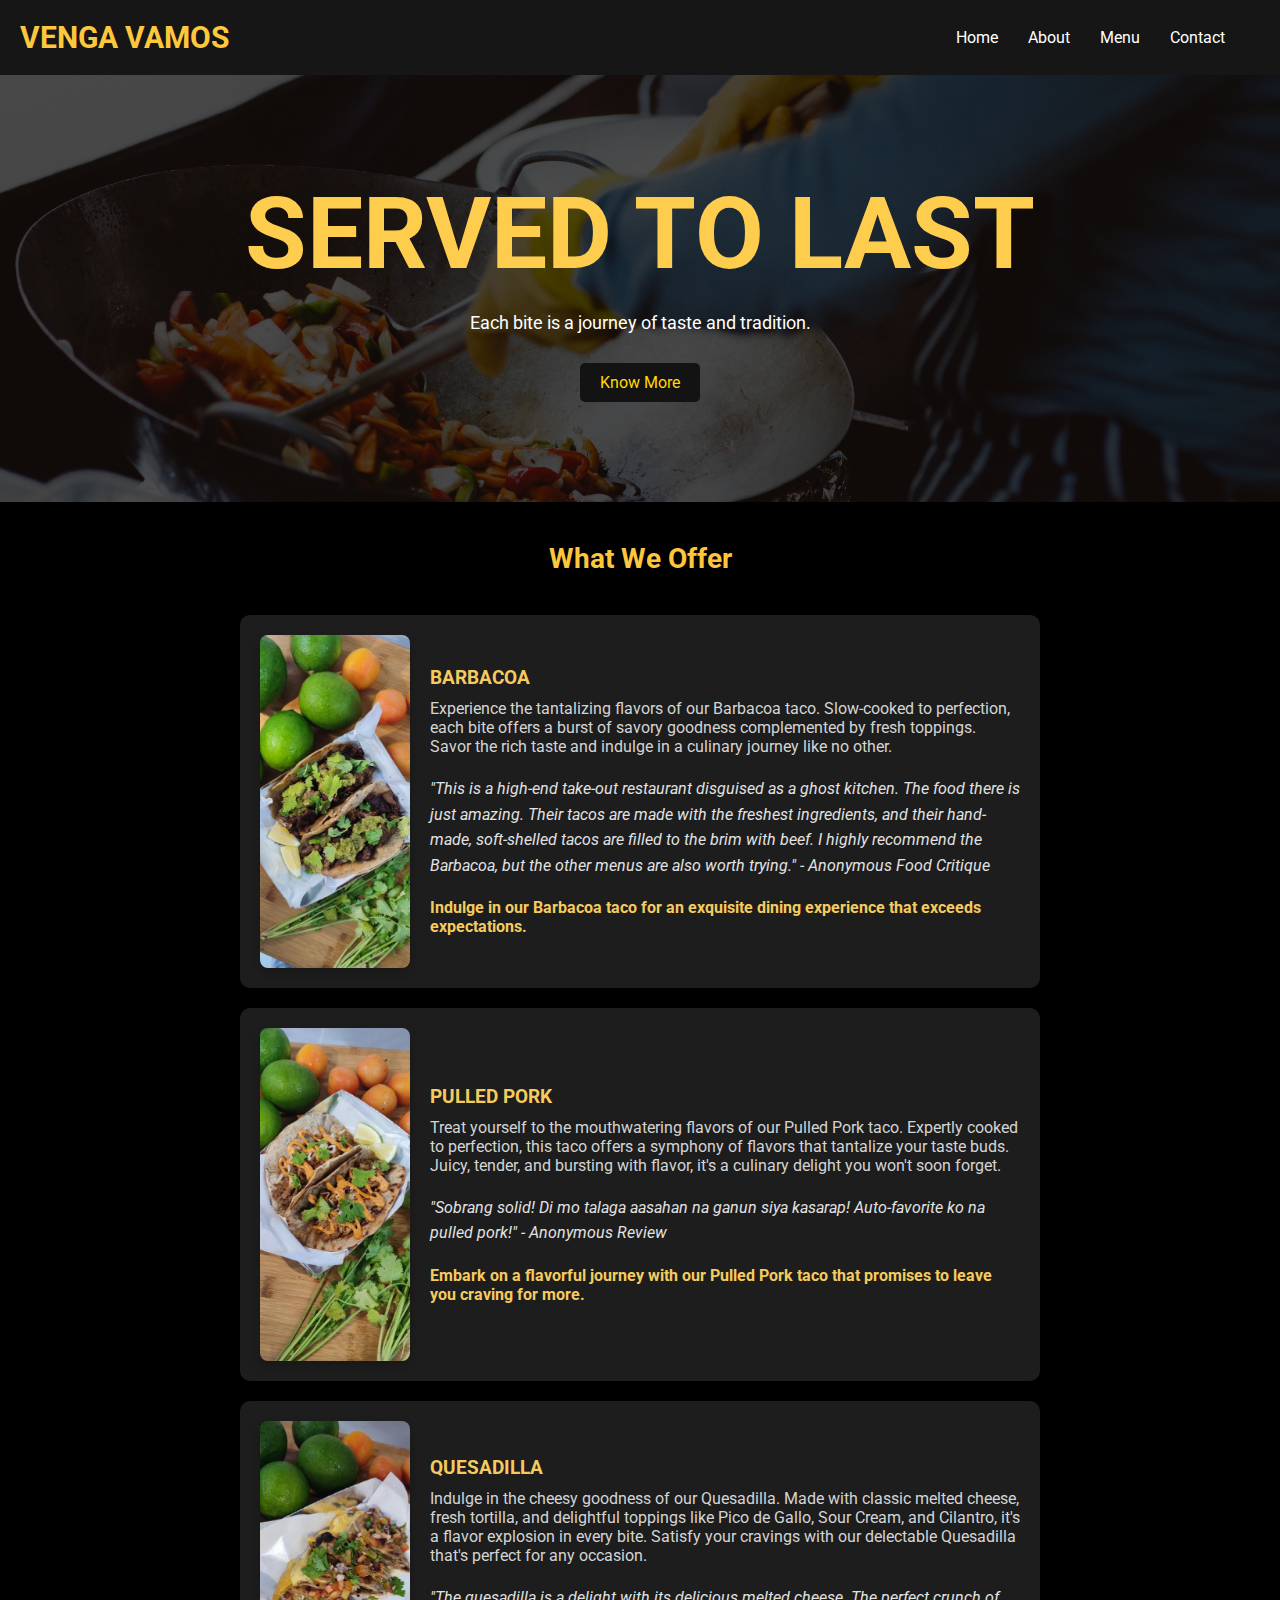
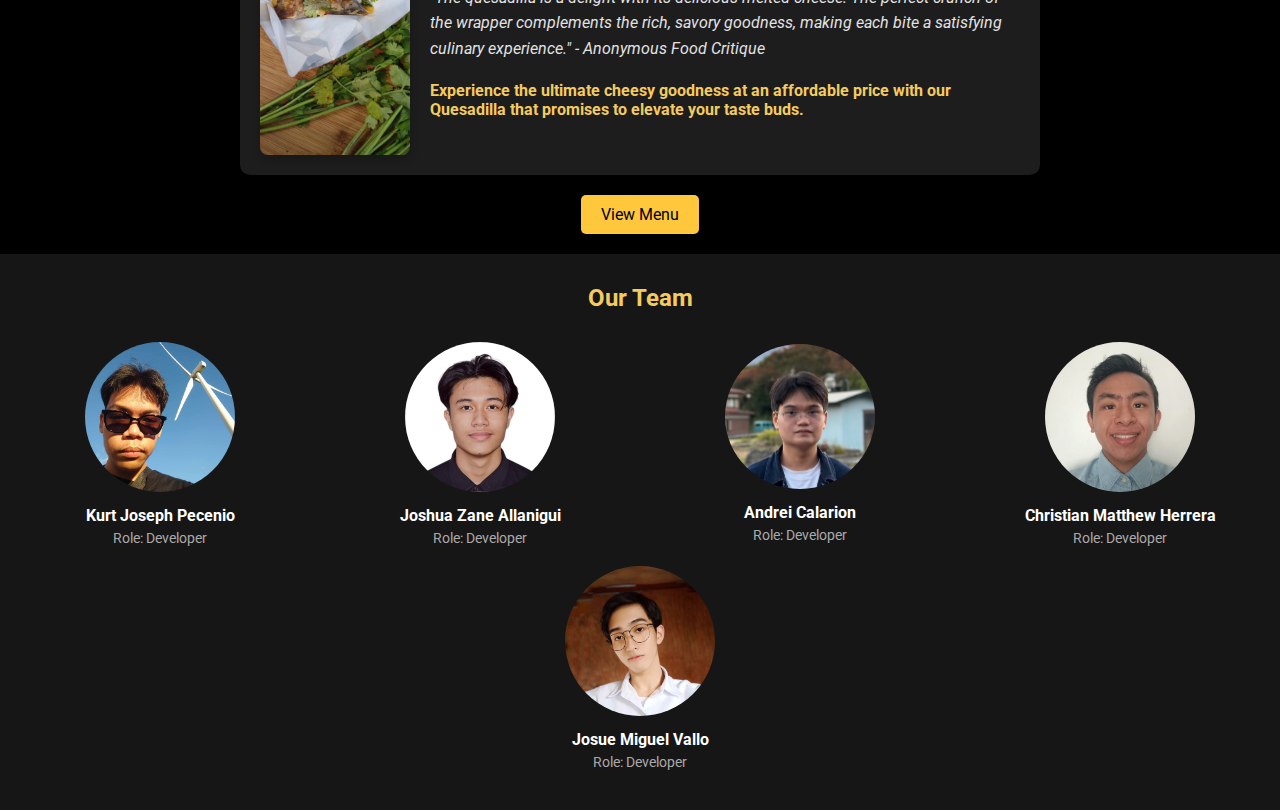
<file: index.html>
<!DOCTYPE html>
<html lang="en">
<head>
  <meta charset="UTF-8">
  <meta name="viewport" content="width=device-width, initial-scale=1.0">
  <title>VENGA VAMOS</title>
  <link rel="stylesheet" href="styles.css">
  <link rel="stylesheet" href="https://fonts.googleapis.com/css2?family=Roboto:wght@400;700&display=swap">
  <link rel="icon" type="image/png" href="assets/favicon.png">
</head>
<body>

<header>
  <a href="index.html" class="brand"><b>VENGA VAMOS</b></a>
  <div class="menu-btn">
    <div class="btn-line"></div>
    <div class="btn-line"></div>
    <div class="btn-line"></div>
  </div>
  <div class="navigation">
    <div class="navigation-items">
      <a href="index.html">Home</a>
      <a href="about.html">About</a>
      <a href="menu.html">Menu</a>
      <a href="contact.html">Contact</a>
    </div>
  </div>
</header>

<div class="landing-section">
  <h1>SERVED TO LAST</h1>
  <p>Each bite is a journey of taste and tradition.</p>
  <a href="about.html" class="btn">Know More</a>
</div>

<h2 class="testimonial-heading">What We Offer</h2>

<div class="testimonial">
  <div class="testimonial-content">
    <img src="assets/Barbacoa Taco.jpg" alt="Barbacoa Taco">
    <div class="testimonial-text">
      <h3>BARBACOA</h3>
      <p class="testimonial-description">Experience the tantalizing flavors of our Barbacoa taco. Slow-cooked to perfection, each bite offers a burst of savory goodness complemented by fresh toppings. Savor the rich taste and indulge in a culinary journey like no other.</p>
      <blockquote class="testimonial-review">
        <p>"This is a high-end take-out restaurant disguised as a ghost kitchen. The food there is just amazing. Their tacos are made with the freshest ingredients, and their hand-made, soft-shelled tacos are filled to the brim with beef. I highly recommend the Barbacoa, but the other menus are also worth trying." - Anonymous Food Critique</p>
      </blockquote>
      <p class="testimonial-reason">Indulge in our Barbacoa taco for an exquisite dining experience that exceeds expectations.</p>
    </div>
  </div>
</div>

<!-- Placeholder for pic2 -->
<div class="testimonial">
  <div class="testimonial-content">
    <img src="assets/Pulled Pork Taco.jpg" alt="Pulled Pork Taco">
    <div class="testimonial-text">
      <h3>PULLED PORK</h3>
      <p class="testimonial-description">Treat yourself to the mouthwatering flavors of our Pulled Pork taco. Expertly cooked to perfection, this taco offers a symphony of flavors that tantalize your taste buds. Juicy, tender, and bursting with flavor, it's a culinary delight you won't soon forget.</p>
      <blockquote class="testimonial-review">
        <p>"Sobrang solid! Di mo talaga aasahan na ganun siya kasarap! Auto-favorite ko na pulled pork!" - Anonymous Review</p>
      </blockquote>
      <p class="testimonial-reason">Embark on a flavorful journey with our Pulled Pork taco that promises to leave you craving for more.</p>
    </div>
  </div>
</div>

<!-- Placeholder for pic3 -->
<div class="testimonial">
  <div class="testimonial-content">
    <img src="assets/Quesadilla.jpg" alt="Quesadilla">
    <div class="testimonial-text">
      <h3>QUESADILLA</h3>
      <p class="testimonial-description">Indulge in the cheesy goodness of our Quesadilla. Made with classic melted cheese, fresh tortilla, and delightful toppings like Pico de Gallo, Sour Cream, and Cilantro, it's a flavor explosion in every bite. Satisfy your cravings with our delectable Quesadilla that's perfect for any occasion.</p>
      <blockquote class="testimonial-review">
        <p>"The quesadilla is a delight with its delicious melted cheese. The perfect crunch of the wrapper complements the rich, savory goodness, making each bite a satisfying culinary experience." - Anonymous Food Critique</p>
      </blockquote>
      <p class="testimonial-reason">Experience the ultimate cheesy goodness at an affordable price with our Quesadilla that promises to elevate your taste buds.</p>
    </div>
  </div>
</div>

<a href="menu.html" class="view-menu-btn">View Menu</a>

<!-- Group Members Section -->
<section class="group-members">
  <h2>Our Team</h2>
  <div class="members-row">
    <div class="member">
      <img src="assets/member1.jpg" alt="Member 1">
      <h3>Kurt Joseph Pecenio</h3>
      <p>Role: Developer</p>
    </div>
    <div class="member">
      <img src="assets/member2.jpg" alt="Member 2">
      <h3>Joshua Zane Allanigui</h3>
      <p>Role: Developer</p>
    </div>
    <div class="member">
      <img src="assets/member3.png" alt="Member 2">
      <h3>Andrei Calarion</h3>
      <p>Role: Developer</p>
    </div>
    <div class="member">
      <img src="assets/member4.jpg" alt="Member 2">
      <h3>Christian Matthew Herrera</h3>
      <p>Role: Developer</p>
    </div>
    <div class="member">
      <img src="assets/member5.jpg" alt="Member 2">
      <h3>Josue Miguel Vallo</h3>
      <p>Role: Developer</p>
    </div>
  </div>
</section>

<script>
  document.addEventListener("DOMContentLoaded", function() {
    const menuBtn = document.querySelector(".menu-btn");
    const navigation = document.querySelector(".navigation-items");
  
    menuBtn.addEventListener("click", function() {
      navigation.classList.toggle("active");
    });
  });
  </script>
  </body>
</html>
</file>
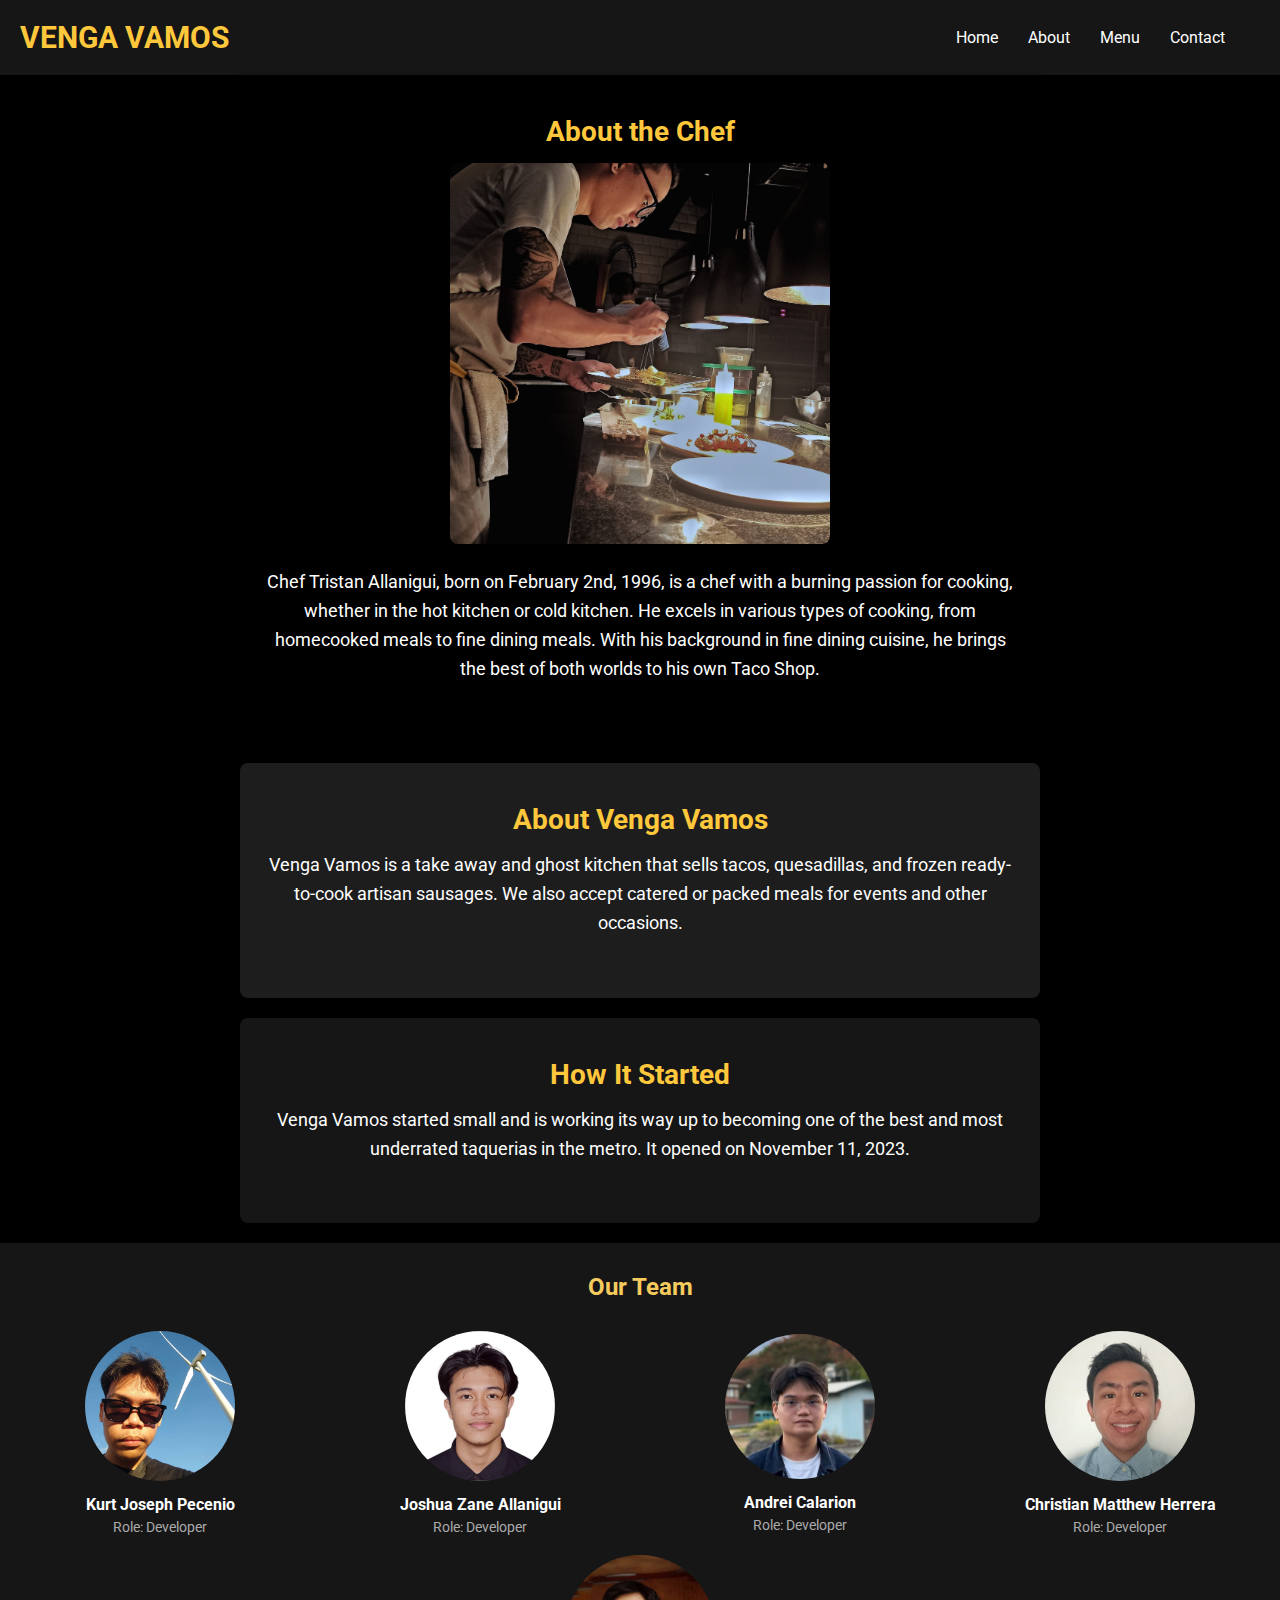
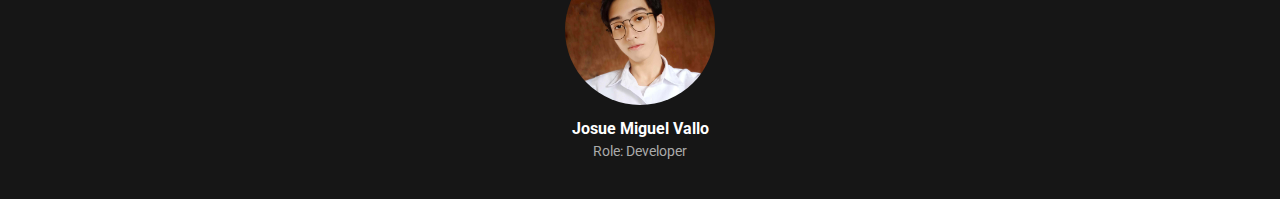
<file: about.html>
<!DOCTYPE html>
<html lang="en">
<head>
    <meta charset="UTF-8">
    <meta name="viewport" content="width=device-width, initial-scale=1.0">
    <title>About</title>
    <link rel="stylesheet" href="styles.css">
    <link rel="stylesheet" href="https://fonts.googleapis.com/css2?family=Roboto:wght@400;700&display=swap">
    <link rel="icon" type="image/png" href="assets/favicon.png">
  </head>
<body>
    <header>
        <a href="index.html" class="brand"><b>VENGA VAMOS</b></a>
        <div class="menu-btn">
            <div class="btn-line"></div>
            <div class="btn-line"></div>
            <div class="btn-line"></div>
        </div>
        <div class="navigation">
            <div class="navigation-items">
                <a href="index.html">Home</a>
                <a href="about.html">About</a>
                <a href="menu.html">Menu</a>
                <a href="contact.html">Contact</a>
            </div>
        </div>
    </header>
    
    <!-- Responsive Navbar to -->
    <script>
        document.addEventListener("DOMContentLoaded", function() {
            const menuBtn = document.querySelector(".menu-btn");
            const navigation = document.querySelector(".navigation-items");
          
            menuBtn.addEventListener("click", function() {
                navigation.classList.toggle("active");
            });
        });
    </script>

    <!-- Content -->
    <div class="content">
        <h2>About the Chef</h2>
        <a href="menu.html"> <!-- Replace "chef_bio.html" with the actual URL you want to link to -->
            <img src="assets/TRISTAN BIOPIC.jpg" alt="Chef">
        </a>
        <p class="bio">Chef Tristan Allanigui, born on February 2nd, 1996, is a chef with a burning passion for cooking, whether in the hot kitchen or cold kitchen. He excels in various types of cooking, from homecooked meals to fine dining meals. With his background in fine dining cuisine, he brings the best of both worlds to his own Taco Shop.</p>
    </div>    
    <div class="content venga-vamos">
        <h2>About Venga Vamos</h2>
        <p class="bio">Venga Vamos is a take away and ghost kitchen that sells tacos, quesadillas, and frozen ready-to-cook artisan sausages. We also accept catered or packed meals for events and other occasions.</p>
    </div>
    
    <div class="content how-started">
        <h2>How It Started</h2>
        <p class="bio">Venga Vamos started small and is working its way up to becoming one of the best and most underrated taquerias in the metro. It opened on November 11, 2023.</p>
    </div>

    <!-- Group Members Section -->
<section class="group-members">
    <h2>Our Team</h2>
    <div class="members-row">
      <div class="member">
        <img src="assets/member1.jpg" alt="Member 1">
        <h3>Kurt Joseph Pecenio</h3>
        <p>Role: Developer</p>
      </div>
      <div class="member">
        <img src="assets/member2.jpg" alt="Member 2">
        <h3>Joshua Zane Allanigui</h3>
        <p>Role: Developer</p>
      </div>
      <div class="member">
        <img src="assets/member3.png" alt="Member 2">
        <h3>Andrei Calarion</h3>
        <p>Role: Developer</p>
      </div>
      <div class="member">
        <img src="assets/member4.jpg" alt="Member 2">
        <h3>Christian Matthew Herrera</h3>
        <p>Role: Developer</p>
      </div>
      <div class="member">
        <img src="assets/member5.jpg" alt="Member 2">
        <h3>Josue Miguel Vallo</h3>
        <p>Role: Developer</p>
      </div>
    </div>
  </section>
</body>
</html>
</file>
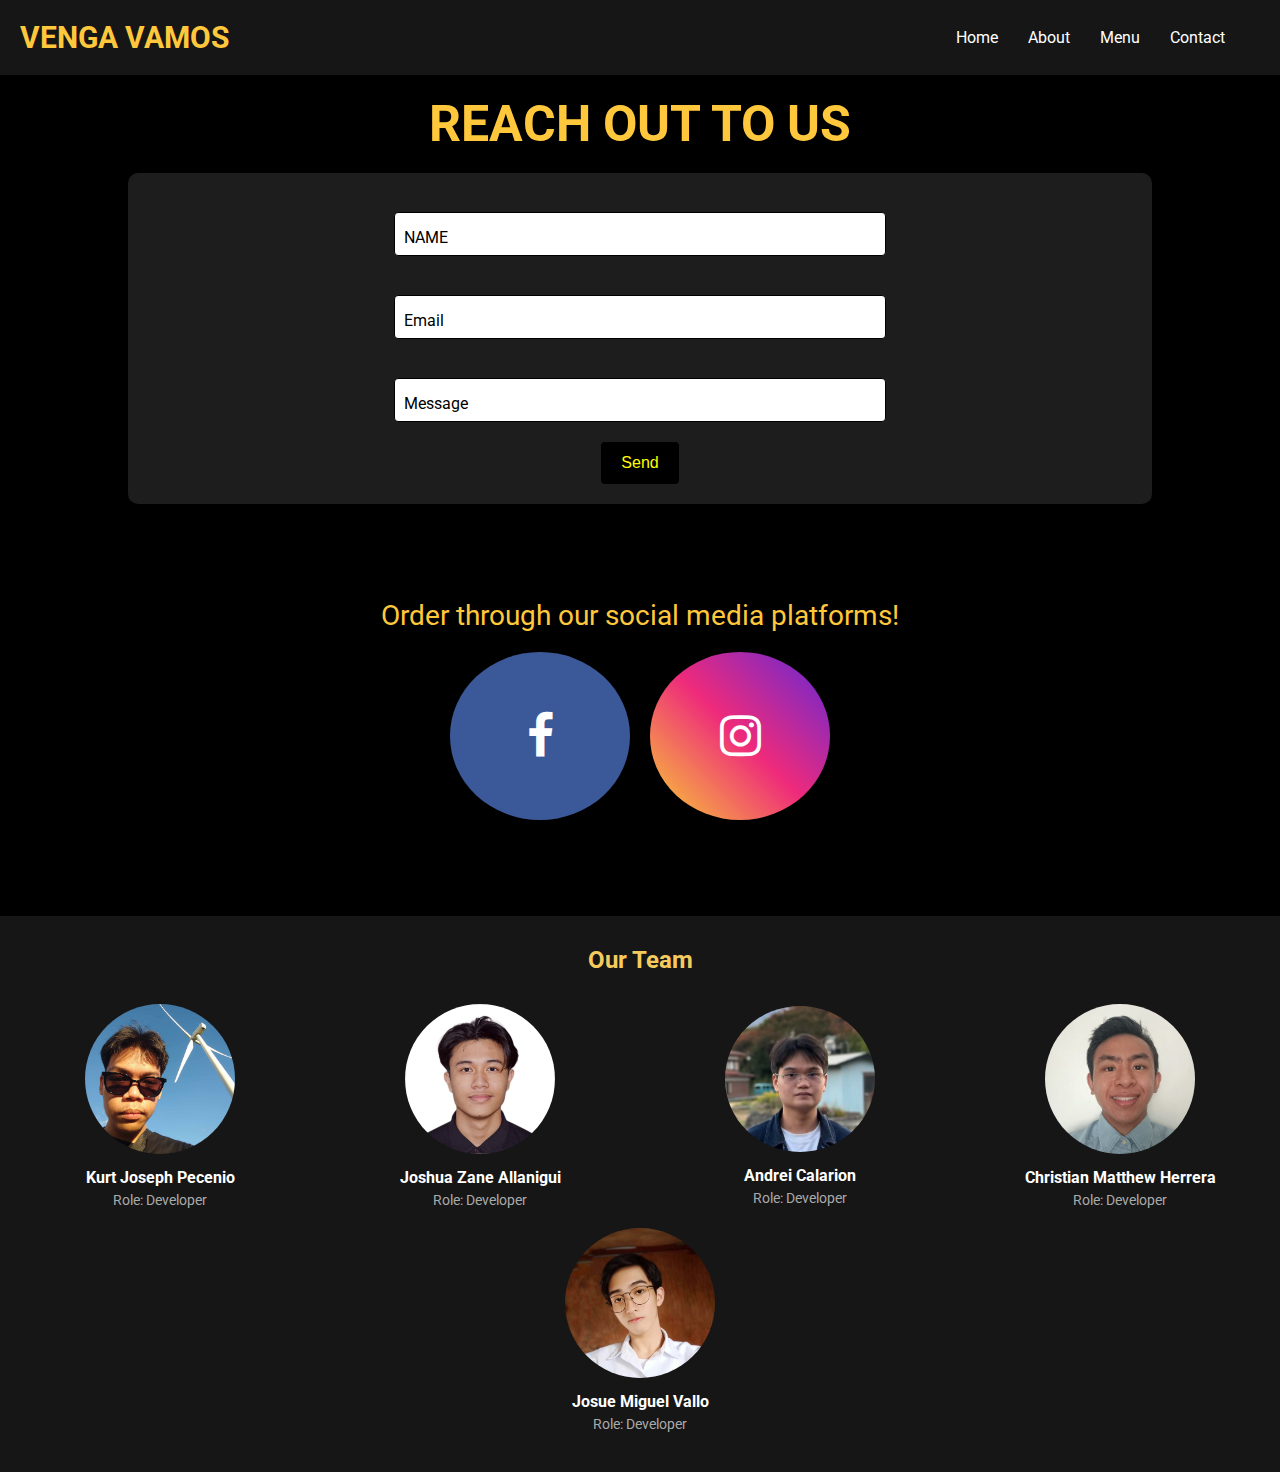
<file: contact.html>
<!DOCTYPE html>
<html lang="en">
<head>
    <meta charset="UTF-8">
    <meta name="viewport" content="width=device-width, initial-scale=1.0">
    <title>Contact</title>
    <link rel="stylesheet" href="styles.css">
    <link rel="stylesheet" href="https://fonts.googleapis.com/css2?family=Roboto:wght@400;700&display=swap">
    <link rel="stylesheet" href="https://cdnjs.cloudflare.com/ajax/libs/font-awesome/4.7.0/css/font-awesome.min.css">
    <link rel="icon" type="image/png" href="assets/favicon.png">
  </head>
<body>
    <header>
        <a href="index.html" class="brand"><b>VENGA VAMOS</b></a>
        <div class="menu-btn">
            <div class="btn-line"></div>
            <div class="btn-line"></div>
            <div class="btn-line"></div>
        </div>
        <div class="navigation">
            <div class="navigation-items">
                <a href="index.html">Home</a>
                <a href="about.html">About</a>
                <a href="menu.html">Menu</a>
                <a href="contact.html">Contact</a>
            </div>
        </div>
    </header>

    <!-- Responsive Navbar to -->
    <script>
        document.addEventListener("DOMContentLoaded", function() {
            const menuBtn = document.querySelector(".menu-btn");
            const navigation = document.querySelector(".navigation-items");
          
            menuBtn.addEventListener("click", function() {
                navigation.classList.toggle("active");
            });
        });
    </script>

    <!-- Forms -->
      <div class="contactfont"
        <br>
        <h1 style="color:#ffc83c">REACH OUT TO US</h1>
        </div>
        <form action="#" method="POST">
            <div class="user-input-wrp">
                <br/>
                <input type="text" class="inputText" required/>
                <span class="floating-label">NAME</span>
            </div>
            <div class="user-input-wrp">
                <br/>
                <input type="text" class="inputText" required/>
                <span class="floating-label">Email</span>
            </div>
            <div class="user-input-wrp">
                <br/>
                <input type="text" class="inputText" required/>
                <span class="floating-label">Message</span>
            </div>
            <div class="user-input-wrp">
                <input type="submit" class="submit-button" value="Send"/>
            </div>
        </form>
        <br>
        <br>
        <br>
        <br>
        <br>

        <!--Order Social Media Links-->
        <p class="order-text">Order through our social media platforms!</p>
        <div class="social-media-links">
            <a href="https://www.facebook.com/facebook.vengavamos" target="_blank" class="fa fa-facebook fa-3x"></a>
            <a href="https://www.instagram.com/vengavamosph/?utm_source=ig_web_button_share_sheet&igshid=OGQ5ZDc2ODk2ZA==" target="_blank" class="fa fa-instagram fa-3x"></a>
        </div>
        <br>
        <br>
        <br>
        <br>

        <!-- Group Members Section -->
<section class="group-members">
    <h2>Our Team</h2>
    <div class="members-row">
      <div class="member">
        <img src="assets/member1.jpg" alt="Member 1">
        <h3>Kurt Joseph Pecenio</h3>
        <p>Role: Developer</p>
      </div>
      <div class="member">
        <img src="assets/member2.jpg" alt="Member 2">
        <h3>Joshua Zane Allanigui</h3>
        <p>Role: Developer</p>
      </div>
      <div class="member">
        <img src="assets/member3.png" alt="Member 2">
        <h3>Andrei Calarion</h3>
        <p>Role: Developer</p>
      </div>
      <div class="member">
        <img src="assets/member4.jpg" alt="Member 2">
        <h3>Christian Matthew Herrera</h3>
        <p>Role: Developer</p>
      </div>
      <div class="member">
        <img src="assets/member5.jpg" alt="Member 2">
        <h3>Josue Miguel Vallo</h3>
        <p>Role: Developer</p>
      </div>
    </div>
  </section>
</body>
</html>
</file>
<file: styles.css>
/* Reset CSS */
* {
    margin: 0;
    padding: 0;
    box-sizing: border-box;
}

/* Body Styles */
body {
    background-color: #000000;
    font-family: 'Roboto', sans-serif;
    overflow-x: hidden;
}

/* Header Styles */
header {
    background-color: #161616;
    color: white;
    padding: 20px;
    display: flex;
    justify-content: space-between;
    align-items: center;
}

.brand {
    text-decoration: none;
    color: #ffc83c;
    font-size: 30px;
}

.menu-btn {
    display: none; 
    flex-direction: column;
    cursor: pointer;
    order: 3; 
}

.menu-btn .btn-line {
    width: 30px;
    height: 3px;
    background-color: white;
    margin: 4px 0;
    transition: transform 0.3s, opacity 0.3s; 
}

.navigation {
    display: flex;
    justify-content: center;
    align-items: center;
    margin-right: 20px;
}

.navigation-items {
    display: flex;
}

.navigation a {
    text-decoration: none;
    color: white;
    margin: 0 15px;
    transition: color 0.3s;
}

.navigation a:hover {
    color: #f5cb5e;
}

/* Landing Section Styles */
.landing-section {
    position: relative;
    text-align: center;
    padding: 100px 20px;
    color: white;
    background-image: url(assets/landing.jpg);
    background-size: cover;
    background-position: center;
}

.landing-section::before {
    content: '';
    position: absolute;
    top: 0;
    left: 0;
    width: 100%;
    height: 100%;
    background-color: rgba(0, 0, 0, 0.7);
}

.landing-section h1,
.landing-section p,
.landing-section .btn {
    position: relative; 
    z-index: 1;
}

.landing-section h1 {
    color: #ffcd4e;
    font-size: 100px;
    margin-bottom: 20px;
}

.landing-section p {
    font-size: 18px;
    margin-bottom: 30px;
}

.landing-section .btn {
    display: inline-block;
    padding: 10px 20px;
    background-color: #131313;
    color: rgb(255, 217, 0);
    text-decoration: none;
    border-radius: 5px;
    transition: background-color 0.3s, color 0.3s;
}

.landing-section .btn:hover {
    background-color: black;
    color: rgb(255, 196, 0);
}

/* Testimonial Styles */
.testimonial-heading {
    text-align: center;
    color: #fdc63b;
    font-size: 28px;
    margin-top: 40px;
    margin-bottom: 40px;
}

.testimonial {
    margin: 20px auto;
    max-width: 800px;
    background-color: #1d1d1d;
    border-radius: 10px;
    box-shadow: 0 4px 8px rgba(0, 0, 0, 0.2);
    padding: 20px;
    color: #fff;
}

.testimonial-content {
    display: flex;
    align-items: center;
}

.testimonial-content img {
    width: 100%;
    max-width: 150px; 
    margin-right: 20px;
    border-radius: 8px;
    box-shadow: 0 4px 8px rgba(0, 0, 0, 0.2);
}

.testimonial-text {
    color: #fff;
}

.testimonial-text h3 {
    color: #f5cb5e;
    margin-bottom: 10px;
}

.testimonial-description {
    margin-bottom: 20px;
    color: #d4d4d4;
}

.testimonial-review {
    color: #e2e2e2;
    font-style: italic;
    margin-bottom: 20px;
}

.testimonial-review p {
    quotes: "\\201C" "\\201D";
    font-size: 16px;
    line-height: 1.6;
}

.testimonial-reason {
    font-weight: bold;
    color: #f5cb5e;
}

/* View Menu */
.view-menu-btn {
    display: block;
    width: fit-content;
    margin: 20px auto;
    padding: 10px 20px;
    background-color: #ffc83c;
    color: black;
    text-decoration: none;
    border-radius: 5px;
    transition: background-color 0.3s, color 0.3s;
}

.view-menu-btn:hover {
    background-color: #f5cb5e;
    color: black;
}

/* Group Members Styles */
.group-members {
    text-align: center;
    padding: 30px 0;
    background-color: #161616;
    color: white;
}

.group-members h2 {
    margin-bottom: 20px;
    color: #f5cb5e;
}

.members-row {
    display: flex;
    flex-wrap: wrap; 
    justify-content: center;
    align-items: center;
}

.member {
    margin: 10px;
    flex: 1 1 300px;
    max-width: 300px;
}

.member img {
    width: 100%;
    max-width: 150px;
    border-radius: 50%;
    margin-bottom: 10px;
}

.member h3 {
    font-size: 16px;
    margin-bottom: 5px;
}

.member p {
    font-size: 14px;
    color: #aaa;
}

/* Contact Page Styles */
.contactfont {
    text-align: center; /* Center the text */
}

.contactfont h1 {
    color: #ffc83c;
    font-size: 50px;
    margin: 20px 0; /* Add margin for spacing */
}
p.one {
    word-spacing: 315px;
}

.fa {
    padding: 60px;
    font-size: 80px;
    width: 180px;
    text-align: center;
    text-decoration: none;
    margin: 20px 100px;
    border-radius: 50%;
}

.fa:hover {
    opacity: 0.7;
    transform: scale(1.1) perspective(1px)
}

.fa-facebook {
    background: #3B5998;
    color: white;
    transform: scale(1);
    transition: all 1s ease;
}
   
.fa-instagram {
    background-image: linear-gradient(45deg,#f9ce34, #ee2a7b, #6228d7);
    color: white;
    transform: scale(1);
    transition: all 1s ease;
}

/* Form Styles */
form {
    display: flex;
    justify-content: center;
    align-items: center;
    flex-direction: column;
    width: 80%; /* Adjust the width as needed */
    margin: 0 auto;
    padding: 20px;
    background-color: #1d1d1d;
    border-radius: 10px;
    box-shadow: 0 4px 8px rgba(0, 0, 0, 0.2);
    text-align: center; /* Center the contents horizontally */
}

.inputText {
    width: 100%;
    padding: 12px;
    border: 1px solid #ccc;
    border-radius: 4px;
    resize: vertical;
    font-size: 16px;
    margin-bottom: 20px; /* Increase margin for spacing */
}

label {
    display: block;
    text-align: left;
    margin-bottom: 10px;
    color: white; /* Label color */
}

.submit-button {
    margin-top: 20px; /* Adjust vertical spacing */
    display: block;
    margin: auto;    background-color: black;
    color: yellow;
    padding: 12px 20px;
    border: none;
    border-radius: 4px;
    cursor: pointer;
    font-size: 16px;
    transition: background-color 0.3s, color 0.3s;
}

.submit-button:hover {
    background-color: #333; /* Hover background color */
}

.container {
    border-radius: 5px;
    background-color: #f2f2f2;
    padding: 20px;
}

.col-25 {
    float: left;
    width: 25%;
    margin-top: 6px;
}

.col-75 {
    float: left;
    width: 75%;
    margin-top: 6px;
}

.row::after {
    content: "";
    display: table;
    clear: both;
}

.inputText:focus ~ .floating-label,
.inputText:not(:focus):valid ~ .floating-label {
    top: 8px;
    bottom: 10px;
    left: 20px;
    font-size: 11px;
    opacity: 1;
}

.floating-label {
    position: absolute;
    pointer-events: none;
    left: 20px;
    top: 18px;
    transition: 0.2s ease all;
}

.user-input-wrp {
    position: relative;
    width: 50%;
}

.user-input-wrp .inputText {
    width: 100%;
    outline: none;
    border:solid 1px;
    box-shadow: none !important;
}

.user-input-wrp .inputText:focus {
    border-color: #ffc83c;
    border-width: medium medium 2px;
}

.user-input-wrp .floating-label {
    position: absolute;
    pointer-events: none;
    top: 35px;
    left: 10px;
    transition: 0.2s ease all;
}

.user-input-wrp input:focus ~ .floating-label,
.user-input-wrp input:not(:focus):valid ~ .floating-label {
    top: 23px;
    left: 10px;
    font-size: 12px;
    opacity: 1;
}

/* Center Social Media Links and Text */
.order-text {
    color: #ffc83c;
    font-size: 28px;
    text-align: center;
    margin-bottom: 20px;
}

.social-media-links {
    display: flex;
    justify-content: center;
    margin-bottom: 20px;
}

.fa {
    margin: 0 10px;
    color: #ffffff;
    font-size: 24px;
    transition: opacity 0.3s;
}

.fa:hover {
    opacity: 0.7;
}

.images {
    display: grid;
    justify-content: center; /* Center-align the grid */
    grid-template-columns: repeat(auto-fit, minmax(250px, 1fr));
    grid-gap: 30px;
    margin: 0 auto; /* Center-align the grid container */
    max-width: 1200px; /* Adjust the max-width as needed */
    padding: 0 20px; /* Add padding to the sides for better spacing */
}

.images img {
    width: 100%;
}

/*LIGHTBOX MENU*/

body.lb-disable-scrolling {
overflow: hidden;
}

.lightboxOverlay {
position: absolute;
top: 0;
left: 0;
z-index: 9999;
background-color: black;
filter: progid:DXImageTransform.Microsoft.Alpha(Opacity=80);
opacity: 0.8;
display: none;
}

.lightbox {
position: absolute;
left: 0;
width: 100%;
z-index: 10000;
text-align: center;
line-height: 0;
font-weight: normal;
outline: none;
}

.lightbox .lb-image {
display: block;
height: auto;
max-width: inherit;
max-height: none;
border-radius: 3px;

/* Image border */
border: 4px solid white;
}

.lightbox a img {
border: none;
}

.lb-outerContainer {
position: relative;
zoom: 1;
width: 250px;
height: 250px;
margin: 0 auto;
border-radius: 4px;

/* Background color behind image.
   This is visible during transitions. */
background-color: rgb(0, 0, 0);
}

.lb-outerContainer:after {
content: "";
display: table;
clear: both;
}

.lb-loader {
position: absolute;
top: 43%;
left: 0;
height: 25%;
width: 100%;
text-align: center;
line-height: 0;
}

.lb-cancel {
display: block;
width: 32px;
height: 32px;
margin: 0 auto;
background: url(../images/loading.gif) no-repeat;
}

.lb-nav {
position: absolute;
top: 0;
left: 0;
height: 100%;
width: 100%;
z-index: 10;
}

.lb-container > .nav {
left: 0;
}

.lb-nav a {
outline: none;
background-image: url('[data-uri]');
}

.lb-prev, .lb-next {
height: 100%;
cursor: pointer;
display: block;
}

.lb-nav a.lb-prev {
width: 34%;
left: 0;
float: left;
background: url(../images/prev.png) left 48% no-repeat;
filter: progid:DXImageTransform.Microsoft.Alpha(Opacity=0);
opacity: 0;
-webkit-transition: opacity 0.6s;
-moz-transition: opacity 0.6s;
-o-transition: opacity 0.6s;
transition: opacity 0.6s;
}

.lb-nav a.lb-prev:hover {
filter: progid:DXImageTransform.Microsoft.Alpha(Opacity=100);
opacity: 1;
}

.lb-nav a.lb-next {
width: 64%;
right: 0;
float: right;
background: url(../images/next.png) right 48% no-repeat;
filter: progid:DXImageTransform.Microsoft.Alpha(Opacity=0);
opacity: 0;
-webkit-transition: opacity 0.6s;
-moz-transition: opacity 0.6s;
-o-transition: opacity 0.6s;
transition: opacity 0.6s;
}

.lb-nav a.lb-next:hover {
filter: progid:DXImageTransform.Microsoft.Alpha(Opacity=100);
opacity: 1;
}

.lb-dataContainer {
margin: 0 auto;
padding-top: 5px;
zoom: 1;
width: 100%;
border-bottom-left-radius: 4px;
border-bottom-right-radius: 4px;
}

.lb-dataContainer:after {
content: "";
display: table;
clear: both;
}

.lb-data {
padding: 0 4px;
color: #ccc;
}

.lb-data .lb-details {
width: 85%;
float: left;
text-align: left;
line-height: 1.1em;
}

.lb-data .lb-caption {
font-size: 13px;
font-weight: bold;
line-height: 1em;
}

.lb-data .lb-caption a {
color: #4ae;
}

.lb-data .lb-number {
display: block;
clear: left;
padding-bottom: 1em;
font-size: 12px;
color: #999999;
}

.lb-data .lb-close {
display: block;
float: right;
width: 30px;
height: 30px;
background: url(../images/close.png) top right no-repeat;
text-align: right;
outline: none;
filter: progid:DXImageTransform.Microsoft.Alpha(Opacity=70);
opacity: 0.7;
-webkit-transition: opacity 0.2s;
-moz-transition: opacity 0.2s;
-o-transition: opacity 0.2s;
transition: opacity 0.2s;
}

.lb-data .lb-close:hover {
cursor: pointer;
filter: progid:DXImageTransform.Microsoft.Alpha(Opacity=100);
opacity: 1;
}

/* Content Styles */
.content {
    max-width: 800px;
    margin: 0 auto;
    padding: 40px 20px; /* Adjust padding as needed */
    text-align: center;
    margin-bottom: 40px;
    border-radius: 8px;
    box-shadow: 0 4px 8px rgba(0, 0, 0, 0.2);
    margin-bottom: 20px;
}

.content h2 {
    color: #ffc83c;
    font-size: 28px;
    margin-bottom: 15px;
}

.content p {
    color: #ffffff;
    font-size: 18px;
    line-height: 1.6;
    text-align: center;
    margin-bottom: 20px;
}

.venga-vamos {
    background-color: #1d1d1d;
}

.how-started {
    background-color: #161616;
}

.content img {
    max-width: 50%; /* Adjust the maximum width as needed */
    height: auto;
    border-radius: 8px;
    box-shadow: 0 4px 8px rgba(0, 0, 0, 0.2);
    margin-bottom: 20px;
}


/* Responsive Styles */
@media screen and (max-width: 768px) {
    .menu-btn {
        display: flex; 
        order: 1; 
    }

    .navigation-items {
        display: none; 
        flex-direction: column;
        background-color: #333;
        position: absolute;
        top: 60px;
        left: 0;
        width: 100%;
        padding: 20px;
        z-index: 1000;
        box-shadow: 0px 4px 10px rgba(0, 0, 0, 0.1); 
        border-radius: 5px; 
        transform: translateY(-100%); 
        transition: transform 0.3s ease-in-out; 
    }

    .navigation-items.active {
        display: flex; 
        transform: translateY(0);
    }

    .navigation a {
        margin: 10px 0; 
    }

    .menu-btn.active .btn-line:nth-child(1) {
        transform: translateY(8px) rotate(45deg);
    }

    .menu-btn.active .btn-line:nth-child(2) {
        opacity: 0; 
    }

    .menu-btn.active .btn-line:nth-child(3) {
        transform: translateY(-8px) rotate(-45deg); 
    }

    .member {
        flex: 0 0 calc(100% - 20px); 
        max-width: calc(100% - 20px); 
    }
}
</file>
